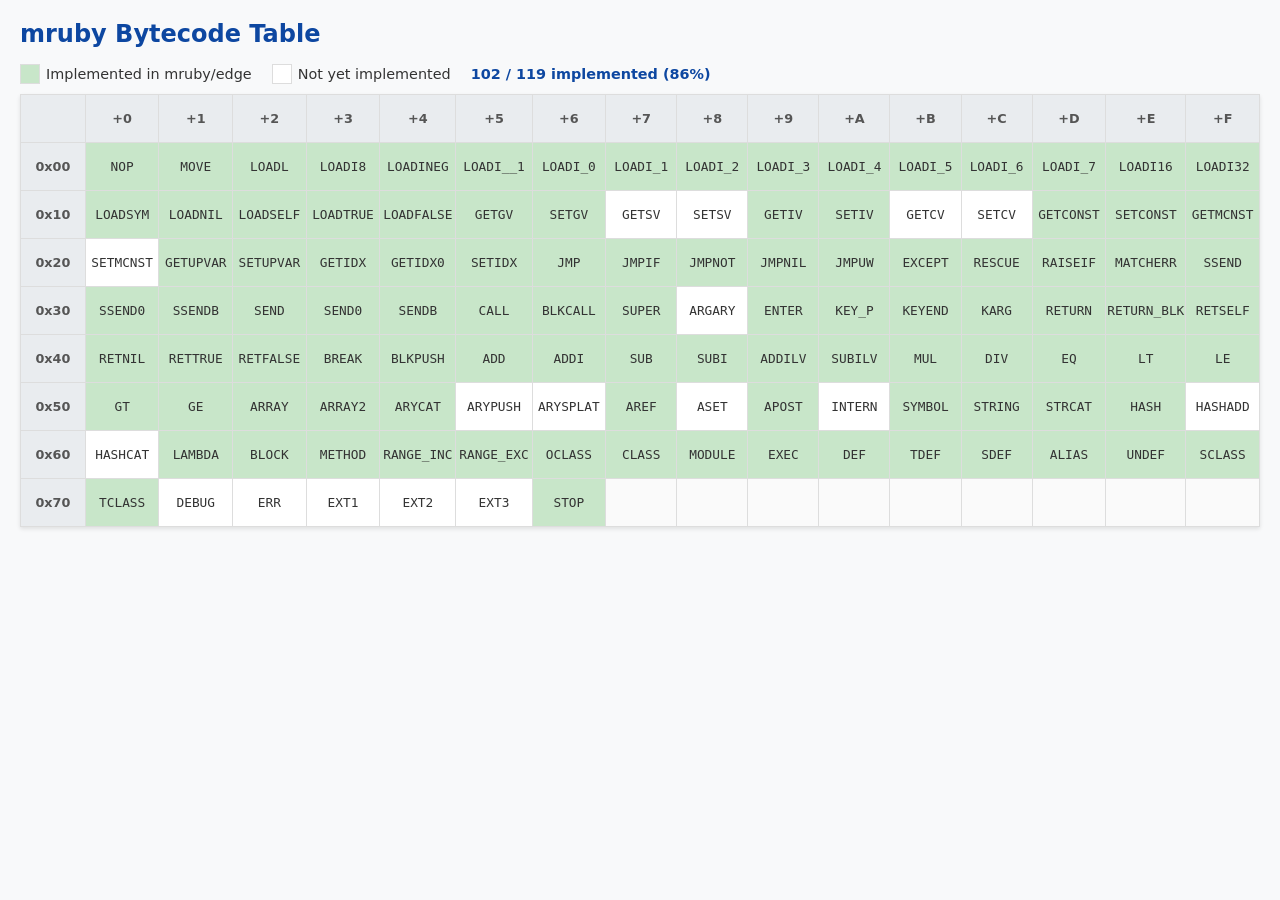
<file: docs/table.html>
<!DOCTYPE html>
<html lang="ja">

<head>
    <meta charset="UTF-8">
    <meta name="viewport" content="width=device-width, initial-scale=1.0">
    <title>mruby Bytecode Table (with Types)</title>
    <style>
        body {
            font-family: "Segoe UI", Meiryo, system-ui, -apple-system, sans-serif;
            background-color: #f8f9fa;
            color: #333;
            margin: 20px;
        }

        h1 {
            font-size: 1.5rem;
            color: #0d47a1;
        }

        table {
            border-collapse: collapse;
            background-color: #fff;
            box-shadow: 0 2px 4px rgba(0, 0, 0, 0.1);
            margin-top: 10px;
        }

        th,
        td {
            border: 1px solid #ddd;
            width: 75px;
            height: 45px;
            text-align: center;
            vertical-align: middle;
            font-size: 0.8rem;
        }

        th {
            background-color: #e9ecef;
            font-weight: bold;
            color: #555;
        }

        td.opcode {
            cursor: pointer;
            font-family: "Consolas", monospace;
            transition: background-color 0.2s;
        }

        td.opcode.implemented {
            background-color: #c8e6c9;
        }

        td.opcode:hover {
            background-color: #e3f2fd;
            color: #1565c0;
            font-weight: bold;
        }

        td.empty {
            background-color: #fafafa;
        }

        .legend {
            margin-top: 10px;
            margin-bottom: 10px;
            display: flex;
            gap: 20px;
            font-size: 0.9rem;
        }

        .legend-item {
            display: flex;
            align-items: center;
            gap: 6px;
        }

        .legend-color {
            width: 18px;
            height: 18px;
            border: 1px solid #ddd;
        }

        .legend-color.impl {
            background-color: #c8e6c9;
        }

        .legend-color.not-impl {
            background-color: #fff;
        }

        #stats {
            font-weight: bold;
            color: #0d47a1;
        }

        /* ポップアップ（ツールチップ）のスタイル */
        #tooltip {
            position: absolute;
            display: none;
            background-color: rgba(33, 33, 33, 0.95);
            color: #fff;
            padding: 10px 14px;
            border-radius: 6px;
            font-size: 0.9rem;
            pointer-events: none;
            z-index: 1000;
            box-shadow: 0 4px 10px rgba(0, 0, 0, 0.3);
            line-height: 1.4;
        }

        .tooltip-header {
            border-bottom: 1px solid #555;
            margin-bottom: 6px;
            padding-bottom: 4px;
            display: flex;
            justify-content: space-between;
            gap: 15px;
        }

        .tooltip-hex {
            color: #90caf9;
            font-family: monospace;
        }

        .tooltip-name {
            color: #fff;
            font-weight: bold;
            font-family: monospace;
        }

        .tooltip-type {
            color: #ffcc80;
            font-weight: bold;
            font-family: monospace;
        }

        .tooltip-desc {
            color: #e0e0e0;
            display: block;
            font-size: 0.85rem;
        }
    </style>
</head>

<body>

    <h1>mruby Bytecode Table</h1>
    <div class="legend">
        <div class="legend-item">
            <div class="legend-color impl"></div>
            <span>Implemented in mruby/edge</span>
        </div>
        <div class="legend-item">
            <div class="legend-color not-impl"></div>
            <span>Not yet implemented</span>
        </div>
        <div class="legend-item" id="stats"></div>
    </div>
    <div id="tooltip">
        <div class="tooltip-header">
            <span class="tooltip-hex"></span>
            <span class="tooltip-name"></span>
            <span class="tooltip-type"></span>
        </div>
        <span class="tooltip-desc"></span>
    </div>

    <div id="table-container"></div>

    <script>
        // mruby 4.0 (RITE0400) オペコード名, 引数タイプ, 日本語説明のリスト。
        // 並び順はsrc/rite/insn.rsのENUM_TABLE / FETCH_TABLEのとおり。
        const opcodes = [
            { n: "NOP", t: "Z", d: "何もしない", i: 1 },
            { n: "MOVE", t: "BB", d: "レジスタ間の値コピー (R[a] = R[b])", i: 1 },
            { n: "LOADL", t: "BB", d: "プールから値を読み込む (R[a] = Pool[b])", i: 1 },
            { n: "LOADI8", t: "BB", d: "8ビット整数を読み込む (R[a] = mrb_int(b))", i: 1 },
            { n: "LOADINEG", t: "BB", d: "負の整数を読み込む (R[a] = mrb_int(-b))", i: 1 },
            { n: "LOADI__1", t: "B", d: "-1を読み込む (R[a] = mrb_int(-1))", i: 1 },
            { n: "LOADI_0", t: "B", d: "0を読み込む (R[a] = mrb_int(0))", i: 1 },
            { n: "LOADI_1", t: "B", d: "1を読み込む (R[a] = mrb_int(1))", i: 1 },
            { n: "LOADI_2", t: "B", d: "2を読み込む (R[a] = mrb_int(2))", i: 1 },
            { n: "LOADI_3", t: "B", d: "3を読み込む (R[a] = mrb_int(3))", i: 1 },
            { n: "LOADI_4", t: "B", d: "4を読み込む (R[a] = mrb_int(4))", i: 1 },
            { n: "LOADI_5", t: "B", d: "5を読み込む (R[a] = mrb_int(5))", i: 1 },
            { n: "LOADI_6", t: "B", d: "6を読み込む (R[a] = mrb_int(6))", i: 1 },
            { n: "LOADI_7", t: "B", d: "7を読み込む (R[a] = mrb_int(7))", i: 1 },
            { n: "LOADI16", t: "BS", d: "16ビット整数を読み込む (R[a] = mrb_int(b))", i: 1 },
            { n: "LOADI32", t: "BSS", d: "32ビット整数を読み込む (R[a] = mrb_int((b<<16)+c))", i: 1 },
            { n: "LOADSYM", t: "BB", d: "シンボルを読み込む (R[a] = Syms[b])", i: 1 },
            { n: "LOADNIL", t: "B", d: "nilを代入 (R[a] = nil)", i: 1 },
            { n: "LOADSELF", t: "B", d: "selfを代入 (R[a] = self)", i: 1 },
            { n: "LOADTRUE", t: "B", d: "trueを代入 (R[a] = true)", i: 1 },
            { n: "LOADFALSE", t: "B", d: "falseを代入 (R[a] = false)", i: 1 },
            { n: "GETGV", t: "BB", d: "グローバル変数を取得", i: 1 },
            { n: "SETGV", t: "BB", d: "グローバル変数に代入", i: 1 },
            { n: "GETSV", t: "BB", d: "特殊変数を取得", i: 0 },
            { n: "SETSV", t: "BB", d: "特殊変数に代入", i: 0 },
            { n: "GETIV", t: "BB", d: "インスタンス変数を取得", i: 1 },
            { n: "SETIV", t: "BB", d: "インスタンス変数に代入", i: 1 },
            { n: "GETCV", t: "BB", d: "クラス変数を取得", i: 0 },
            { n: "SETCV", t: "BB", d: "クラス変数に代入", i: 0 },
            { n: "GETCONST", t: "BB", d: "定数を取得", i: 1 },
            { n: "SETCONST", t: "BB", d: "定数に代入", i: 1 },
            { n: "GETMCNST", t: "BB", d: "モジュール内定数を取得", i: 1 },
            { n: "SETMCNST", t: "BB", d: "モジュール内定数に代入", i: 0 },
            { n: "GETUPVAR", t: "BBB", d: "上位変数の取得 (uvget)", i: 1 },
            { n: "SETUPVAR", t: "BBB", d: "上位変数への代入 (uvset)", i: 1 },
            { n: "GETIDX", t: "B", d: "インデックス参照 (R[a] = R[a][R[a+1]])", i: 1 },
            { n: "GETIDX0", t: "BB", d: "インデックス0参照、メソッド呼び出しにも対応 (R[a] = R[b][0])", i: 1 },
            { n: "SETIDX", t: "B", d: "インデックス代入 (R[a][R[a+1]] = R[a+2])", i: 1 },
            { n: "JMP", t: "S", d: "無条件ジャンプ", i: 1 },
            { n: "JMPIF", t: "BS", d: "真ならジャンプ", i: 1 },
            { n: "JMPNOT", t: "BS", d: "偽ならジャンプ", i: 1 },
            { n: "JMPNIL", t: "BS", d: "nilならジャンプ", i: 1 },
            { n: "JMPUW", t: "S", d: "Unwindジャンプ (例外用)", i: 1 },
            { n: "EXCEPT", t: "B", d: "例外オブジェクトを取得", i: 1 },
            { n: "RESCUE", t: "BB", d: "例外捕捉チェック", i: 1 },
            { n: "RAISEIF", t: "B", d: "条件付き例外発生", i: 1 },
            { n: "MATCHERR", t: "B", d: "パターン不一致で例外発生 (NoMatchingPatternError)", i: 1 },
            { n: "SSEND", t: "BBB", d: "selfへのメソッド呼び出し", i: 1 },
            { n: "SSEND0", t: "BB", d: "引数なしでselfへのメソッド呼び出し (R[a] = self.send(Syms[b]))", i: 1 },
            { n: "SSENDB", t: "BBB", d: "selfへのブロック付き呼出", i: 1 },
            { n: "SEND", t: "BBB", d: "メソッド呼び出し", i: 1 },
            { n: "SEND0", t: "BB", d: "引数なしのメソッド呼び出し (R[a] = R[a].send(Syms[b]))", i: 1 },
            { n: "SENDB", t: "BBB", d: "ブロック付き呼出", i: 1 },
            { n: "CALL", t: "Z", d: "関数呼び出し (末尾再帰対応)", i: 1 },
            { n: "BLKCALL", t: "BB", d: "ブロックの直接呼び出し (R[a] = R[a].call(R[a+1]..R[a+b]))", i: 1 },
            { n: "SUPER", t: "BB", d: "superの呼び出し", i: 1 },
            { n: "ARGARY", t: "BS", d: "引数配列の構築", i: 0 },
            { n: "ENTER", t: "W", d: "メソッド引数の受取設定", i: 1 },
            { n: "KEY_P", t: "BB", d: "キーワード引数のチェック", i: 1 },
            { n: "KEYEND", t: "Z", d: "キーワード引数の終端チェック", i: 1 },
            { n: "KARG", t: "BB", d: "キーワード引数の取得", i: 1 },
            { n: "RETURN", t: "B", d: "リターン", i: 1 },
            { n: "RETURN_BLK", t: "B", d: "ブロック内からのリターン", i: 1 },
            { n: "RETSELF", t: "Z", d: "selfをリターン", i: 1 },
            { n: "RETNIL", t: "Z", d: "nilをリターン", i: 1 },
            { n: "RETTRUE", t: "Z", d: "trueをリターン", i: 1 },
            { n: "RETFALSE", t: "Z", d: "falseをリターン", i: 1 },
            { n: "BREAK", t: "B", d: "ループ脱出", i: 1 },
            { n: "BLKPUSH", t: "BS", d: "ブロックをスタックへ", i: 1 },
            { n: "ADD", t: "B", d: "加算 (R[a] + R[a+1])", i: 1 },
            { n: "ADDI", t: "BB", d: "即値加算 (R[a] + b)", i: 1 },
            { n: "SUB", t: "B", d: "減算 (R[a] - R[a+1])", i: 1 },
            { n: "SUBI", t: "BB", d: "即値減算 (R[a] - b)", i: 1 },
            { n: "ADDILV", t: "BBB", d: "即値加算、失敗時はメソッド呼び出し (R[a] = R[a]+mrb_int(c))", i: 1 },
            { n: "SUBILV", t: "BBB", d: "即値減算、失敗時はメソッド呼び出し (R[a] = R[a]-mrb_int(c))", i: 1 },
            { n: "MUL", t: "B", d: "乗算", i: 1 },
            { n: "DIV", t: "B", d: "除算", i: 1 },
            { n: "EQ", t: "B", d: "等号比較 (==)", i: 1 },
            { n: "LT", t: "B", d: "小なり (<)", i: 1 },
            { n: "LE", t: "B", d: "以下 (<=)", i: 1 },
            { n: "GT", t: "B", d: "大なり (>)", i: 1 },
            { n: "GE", t: "B", d: "以上 (>=)", i: 1 },
            { n: "ARRAY", t: "BB", d: "配列作成", i: 1 },
            { n: "ARRAY2", t: "BBB", d: "配列作成 (範囲指定)", i: 1 },
            { n: "ARYCAT", t: "B", d: "配列結合", i: 1 },
            { n: "ARYPUSH", t: "BB", d: "配列への追加", i: 0 },
            { n: "ARYSPLAT", t: "B", d: "配列展開", i: 0 },
            { n: "AREF", t: "BBB", d: "配列要素参照", i: 1 },
            { n: "ASET", t: "BBB", d: "配列要素代入", i: 0 },
            { n: "APOST", t: "BBB", d: "配列の多重代入展開", i: 1 },
            { n: "INTERN", t: "B", d: "シンボル化", i: 0 },
            { n: "SYMBOL", t: "BB", d: "プール文字列をシンボル化", i: 1 },
            { n: "STRING", t: "BB", d: "文字列の生成", i: 1 },
            { n: "STRCAT", t: "B", d: "文字列結合", i: 1 },
            { n: "HASH", t: "BB", d: "ハッシュ生成", i: 1 },
            { n: "HASHADD", t: "BB", d: "ハッシュ要素追加", i: 0 },
            { n: "HASHCAT", t: "B", d: "ハッシュ結合", i: 0 },
            { n: "LAMBDA", t: "BB", d: "ラムダ生成", i: 1 },
            { n: "BLOCK", t: "BB", d: "ブロック生成", i: 1 },
            { n: "METHOD", t: "BB", d: "メソッド生成", i: 1 },
            { n: "RANGE_INC", t: "B", d: "範囲生成 (終端含む)", i: 1 },
            { n: "RANGE_EXC", t: "B", d: "範囲生成 (終端含まず)", i: 1 },
            { n: "OCLASS", t: "B", d: "Objectクラス取得", i: 1 },
            { n: "CLASS", t: "BB", d: "クラス定義", i: 1 },
            { n: "MODULE", t: "BB", d: "モジュール定義", i: 1 },
            { n: "EXEC", t: "BB", d: "定義内実行", i: 1 },
            { n: "DEF", t: "BB", d: "メソッド定義", i: 1 },
            { n: "TDEF", t: "BBB", d: "target_classにメソッド定義 (target_class.newmethod(Syms[b],Irep[c]))", i: 1 },
            { n: "SDEF", t: "BBB", d: "特異メソッド定義 (R[a].singleton_class.newmethod(Syms[b],Irep[c]))", i: 1 },
            { n: "ALIAS", t: "BB", d: "エイリアス定義", i: 1 },
            { n: "UNDEF", t: "B", d: "メソッド未定義化", i: 1 },
            { n: "SCLASS", t: "B", d: "特異クラス取得", i: 1 },
            { n: "TCLASS", t: "B", d: "ターゲットクラス取得", i: 1 },
            { n: "DEBUG", t: "BBB", d: "デバッグ表示", i: 0 },
            { n: "ERR", t: "B", d: "例外の発生", i: 0 },
            { n: "EXT1", t: "Z", d: "第1引数拡張", i: 0 },
            { n: "EXT2", t: "Z", d: "第2引数拡張", i: 0 },
            { n: "EXT3", t: "Z", d: "両引数拡張", i: 0 },
            { n: "STOP", t: "Z", d: "VM停止", i: 1 }
        ];

        const COLUMNS = 16;
        const TOTAL_OPCODES = opcodes.length;
        const tableContainer = document.getElementById("table-container");

        // テーブル作成
        let html = "<table><thead><tr><th></th>";
        for (let i = 0; i < COLUMNS; i++) {
            html += `<th>+${i.toString(16).toUpperCase()}</th>`;
        }
        html += "</tr></thead><tbody>";

        let rows = Math.ceil(TOTAL_OPCODES / COLUMNS);

        for (let r = 0; r < rows; r++) {
            html += `<tr><th>0x${(r * COLUMNS).toString(16).padStart(2, '0').toUpperCase()}</th>`;
            for (let c = 0; c < COLUMNS; c++) {
                let index = r * COLUMNS + c;
                if (index < TOTAL_OPCODES) {
                    let op = opcodes[index];
                    let hexCode = "0x" + index.toString(16).padStart(2, '0').toUpperCase();
                    let implClass = op.i ? " implemented" : "";
                    html += `<td class="opcode${implClass}"
                            data-hex="${hexCode}"
                            data-name="${op.n}"
                            data-type="${op.t}"
                            data-desc="${op.d}">${op.n}</td>`;
                } else {
                    html += `<td class="empty"></td>`;
                }
            }
            html += "</tr>";
        }
        html += "</tbody></table>";
        tableContainer.innerHTML = html;

        // 統計情報
        const implCount = opcodes.filter(op => op.i).length;
        const pct = Math.round(implCount / TOTAL_OPCODES * 100);
        document.getElementById("stats").textContent =
            `${implCount} / ${TOTAL_OPCODES} implemented (${pct}%)`;

        // ツールチップ制御
        const tooltip = document.getElementById("tooltip");
        const tHex = tooltip.querySelector(".tooltip-hex");
        const tName = tooltip.querySelector(".tooltip-name");
        const tType = tooltip.querySelector(".tooltip-type");
        const tDesc = tooltip.querySelector(".tooltip-desc");

        document.querySelectorAll("td.opcode").forEach(cell => {
            cell.addEventListener("mousemove", (e) => {
                tooltip.style.display = "block";
                tHex.textContent = cell.getAttribute("data-hex");
                tName.textContent = cell.getAttribute("data-name");
                tType.textContent = "[" + cell.getAttribute("data-type") + "]";
                tDesc.textContent = cell.getAttribute("data-desc");

                tooltip.style.left = (e.pageX + 15) + "px";
                tooltip.style.top = (e.pageY + 15) + "px";
            });
            cell.addEventListener("mouseleave", () => {
                tooltip.style.display = "none";
            });
        });
    </script>

</body>

</html>
</file>
